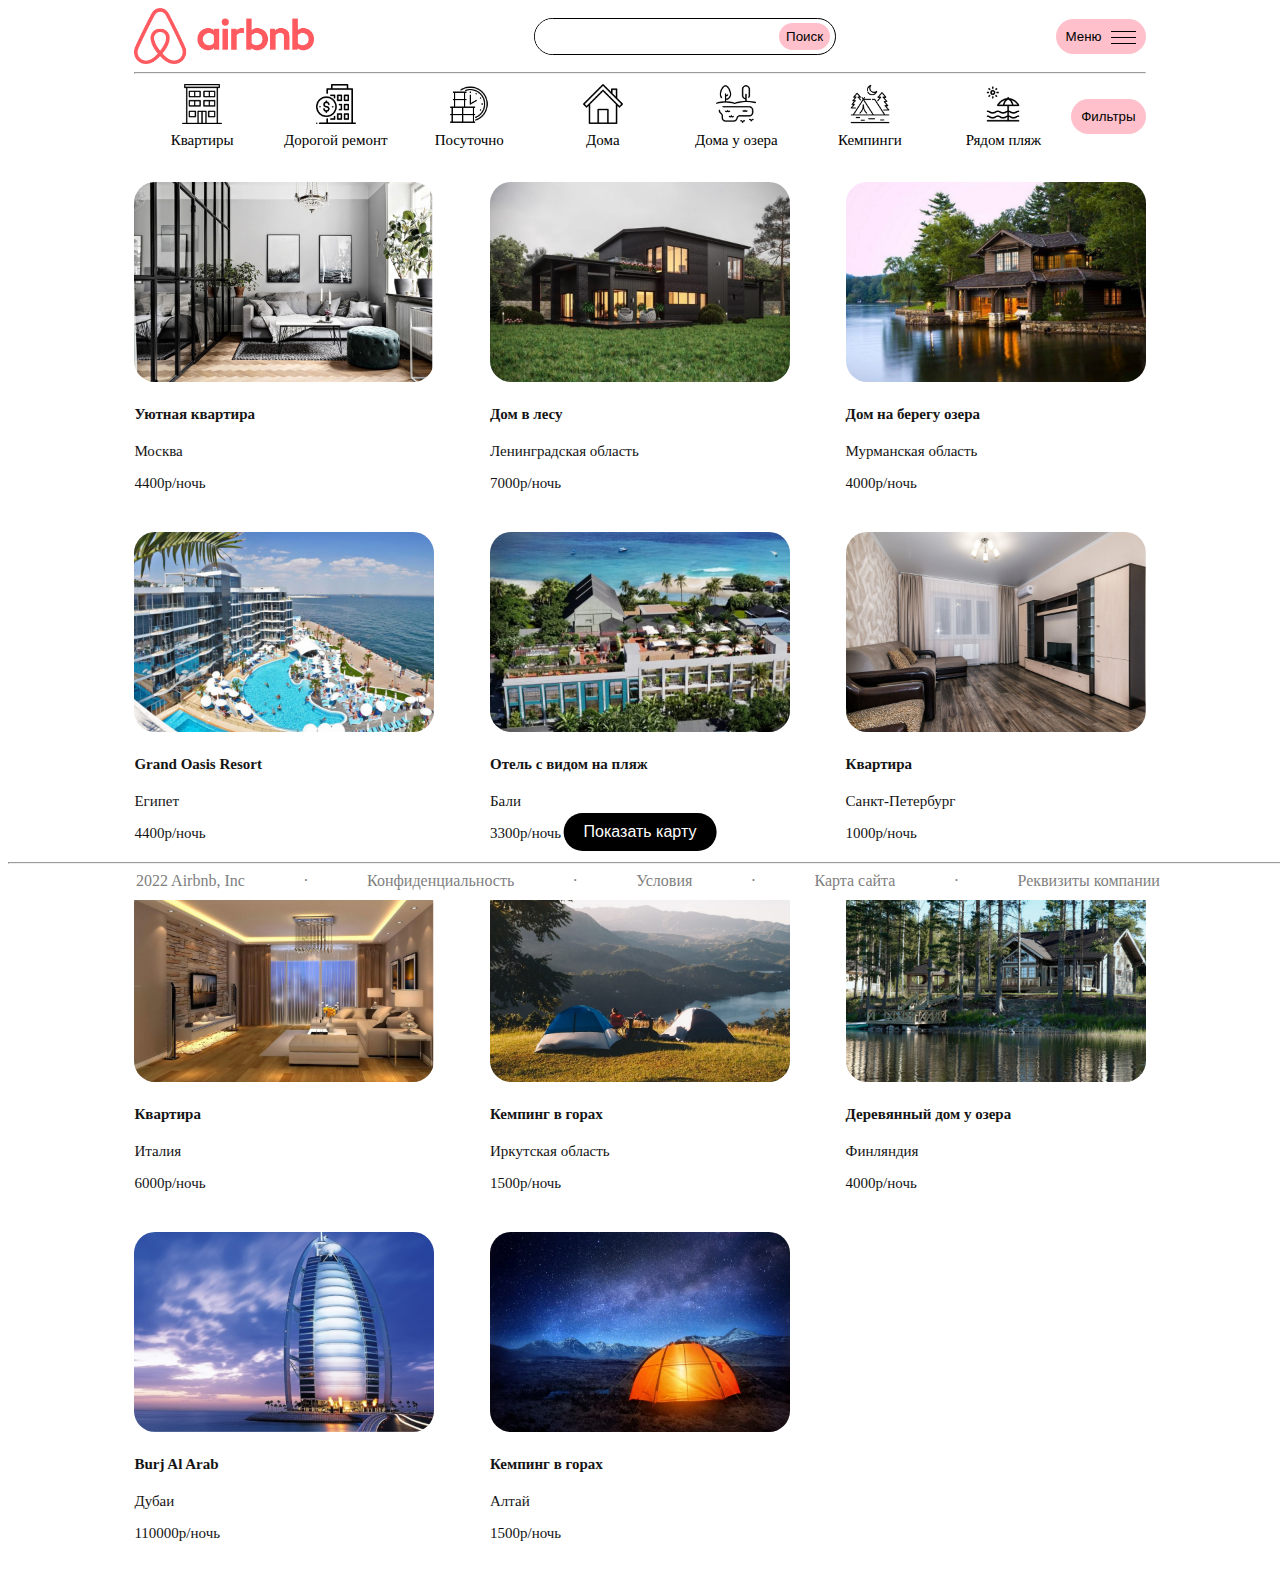
<file: index.html>
<!DOCTYPE html>
<html lang="en">
<head>
    <meta charset="UTF-8">
    <meta http-equiv="X-UA-Compatible" content="IE=edge">
    <meta name="viewport" content="width=device-width, initial-scale=1.0">
    <title>Margarita Alexeeva</title>
    <link href="style.css" rel="stylesheet"/>
    <link href="general-style.css" rel="stylesheet"/>
</head>
<body>
    <div class="container">

        <div class="top">
            <img width="180px" class="icon" alt="icon" src="icon.png"/>
            <div>
                <div class="search">
                    <input class="button-search" type="text" id="search"/>
                    <button class="btn-search">Поиск</button>
                </div>
            </div>
            
            <div class="dropdown">
                <div style="position: relative;">
                    <button class="menu">Меню</button>
                    <div class="burger-line first"></div>
                    <div class="burger-line second"></div>
                    <div class="burger-line third"></div>
                    <div class="burger-line fourth"></div>
                </div>

                <div class="submenu">
                    <button>Личный кабинет</button>
                    <button>Выйти</button>
                    <button>Помощь</button>
                </div> 
            </div>

        </div>

        <hr>

        <div class="table">

            <table class="top-table">
                <tr>
                    <td> <img width="40" src="general-table/flat.png"> </td>
                    <td> <img width="40" src="general-table/rich-flat.png"> </td>
                    <td> <img width="40" src="general-table/one-day.png"> </td>
                    <td> <img width="40" src="general-table/house.png"> </td>
                    <td> <img width="40" src="general-table/lake.png"> </td>
                    <td> <img width="40" src="general-table/camping.png"> </td>
                    <td> <img width="40" src="general-table/beach.png"> </td>
                </tr>
                <tr class="choice">
                    <td class="choice-text" data-id="flat">Квартиры</td>
                    <td class="choice-text" data-id="rich">Дорогой ремонт</td>
                    <td class="choice-text" data-id="one-time">Посуточно</td>
                    <td class="choice-text" data-id="house">Дома</td>
                    <td class="choice-text" data-id="house-near-lake">Дома у озера</td>
                    <td class="choice-text" data-id="kemp">Кемпинги</td>
                    <td class="choice-text" data-id="near-beach">Рядом пляж</td>
            
                </tr>

            </table>

            <button class="filter">Фильтры</button>
        </div>


        <button class="button-show-map">Показать карту</button>

        <div class="all-hotels">

            <div class="items flat rich one-time">
                <a href="hotel.html" target="_blank">
                    <div class="hotel">
                        <img class="photo" width="300" src="all-hotels/Group1.jpeg"/>
                        <h4 class="name-of-hotel">Уютная квартира</h4>
                        <p>Москва</p>
                        <p class="hotel-price">4400р/ночь</p>
                    </div>
                </a>
            </div>

            <div class="items rich one-time house">
                <a href="hotel.html" target="_blank">
                    <div class="hotel">
                        <img class="photo" width="300" src="all-hotels/Group2.jpeg"/>
                        <h4 class="name-of-hotel">Дом в лесу</h4>
                        <p>Ленинградская область</p>
                        <p class="hotel-price">7000р/ночь</p>
                    </div>
                </a>
            </div>

            <div class="items one-time house house-near-lake">
                <a href="hotel.html" target="_blank">
                    <div class="hotel">
                        <img class="photo" width="300" src="all-hotels/Group3.jpeg"/>
                        <h4 class="name-of-hotel">Дом на берегу озера</h4>
                        <p>Мурманская область</p>
                        <p class="hotel-price">4000р/ночь</p>
                    </div>
                </a>
            </div>

            <div class="items near-beach hostel">
                <a href="hotel.html" target="_blank">
                    <div class="hotel">
                        <img class="photo" width="300" src="all-hotels/Group4.jpeg"/>
                        <h4 class="name-of-hotel">Grand Oasis Resort</h4>
                        <p>Египет</p>
                        <p class="hotel-price">4400р/ночь</p>
                    </div>
                </a>
            </div>

            <div class="items near-beach hostel">
                <a href="hotel.html" target="_blank">
                    <div class="hotel">
                        <img class="photo" width="300" src="all-hotels/Group5.jpeg"/>
                        <h4 class="name-of-hotel">Отель с видом на пляж</h4>
                        <p>Бали</p>
                        <p class="hotel-price">3300р/ночь</p>
                    </div>
                </a>
            </div>

            <div class="items flat one-time">
                <a href="hotel.html" target="_blank">
                    <div class="hotel">
                        <img class="photo" width="300" src="all-hotels/Group6.jpeg"/>
                        <h4 class="name-of-hotel">Квартира</h4>
                        <p>Санкт-Петербург</p>
                        <p class="hotel-price">1000р/ночь</p>
                    </div>
                </a>
            </div>

            <div class="items flat rich one-time">
                <a href="hotel.html" target="_blank">
                    <div class="hotel">
                        <img class="photo" width="300" src="all-hotels/Group7.jpeg"/>
                        <h4 class="name-of-hotel">Квартира</h4>
                        <p>Италия</p>
                        <p class="hotel-price">6000р/ночь</p>
                    </div>
                </a>
            </div>

            <div class="items one-time kemp">
                <a href="hotel.html" target="_blank">
                    <div class="hotel">
                        <img class="photo" width="300" src="all-hotels/Group8.jpeg"/>
                        <h4 class="name-of-hotel">Кемпинг в горах</h4>
                        <p>Иркутская область</p>
                        <p class="hotel-price">1500р/ночь</p>
                    </div>
                </a>
            </div>

            <div class="items one-time house house-near-lake">
                <a href="hotel.html" target="_blank">
                    <div class="hotel">
                        <img class="photo" width="300" src="all-hotels/Group9.jpeg"/>
                        <h4 class="name-of-hotel">Деревянный дом у озера</h4>
                        <p>Финляндия</p>
                        <p class="hotel-price">4000р/ночь</p>
                    </div>
                </a>
            </div>

            <div class="items rich one-time near-beach hostel">
                <a href="hotel.html" target="_blank">
                    <div class="hotel">
                        <img class="photo" width="300" src="all-hotels/Group10.jpeg"/>
                        <h4 class="name-of-hotel">Burj Al Arab</h4>
                        <p>Дубаи</p>
                        <p class="hotel-price">110000р/ночь</p>
                    </div>
                </a>
            </div>

            <div class="items one-time kemp">
                <a href="hotel.html" target="_blank">
                    <div class="hotel">
                        <img class="photo" width="300" src="all-hotels/Group11.jpeg"/>
                        <h4 class="name-of-hotel">Кемпинг в горах</h4>
                        <p>Алтай</p>
                        <p class="hotel-price">1500р/ночь</p>
                    </div>
                </a>
            </div>

        
        </div>

        

 


    </div>

    <div class="footer">
        <hr/>
        <footer class="foot">
            <span>2022 Airbnb, Inc</span>
            <span>·</span>
            <a>Конфиденциальность</a>
            <span>·</span>
            <a>Условия</a>
            <span>·</span>
            <a>Карта сайта</a>
            <span>·</span>
            <a>Реквизиты компании</a>
        </footer>
    </div>


    <div class="popup">
        <div class="popup__container">
            <div class="button-close">
                <button class="button-close-popup">×</button>
            </div>
            <div class="popup__wrapper">
                <div id="blablabla">
                    <div>
                        <h3 id="min-max-price">Ценовой диапазон</h3>
                        <div>
                            <label>Минимальная цена за ночь:</label>
                            <input type="range" id="min-price" class="slider" name="min-ptice" min="0" max="10000">
                            <p><span id="demo1"></span> ₽ за ночь</p>
                        </div>
                        <div>
                            <label>Максимальная цена за ночь:</label>
                            <input type="range" id="max-price" class="slider" name="max-ptice" min="0" max="10000">
                            <p><span id="demo2"></span> ₽ за ночь</p>
                        </div>
                        <hr>
                        <h3 id="type-of-house">Тип жилья</h3>

                        <div>
                            <label>
                                <input type='checkbox' name="house-check" id="house-check">
                                <span></span>
                                Дом
                            </label>
                        </div>

                        <div>
                            <label>
                                <input type='checkbox' name="flat-check" id="flat-check">
                                <span></span>
                                Квартира
                            </label>
                        </div>

                        <div>
                            <label>
                                <input type='checkbox' name="hotel-check" id="hotel-check">
                                <span></span>
                                Отель
                            </label>
                        </div>

                        <div>
                            <label>
                                <input type='checkbox' name="hotel-check" id="kemp-check">
                                <span></span>
                                Палатка
                            </label>
                        </div>

                        <hr>
                        <h3>Комнаты и кровати</h3>
                        <div class="number-of-rooms">
                            <p>Комнаты</p>
                            <button class="button-selected not-selected-element">Неважно</button>
                            <button class="button-selected not-selected-element">1</button>
                            <button class="button-selected not-selected-element">2</button>
                            <button class="button-selected not-selected-element">3</button>
                            <button class="button-selected not-selected-element">4</button>
                            <button class="button-selected not-selected-element">5</button>
                        </div>
                        <div class="number-of-beds">
                            <p>Кровати</p>
                            <button class="button-selected not-selected-element">Неважно</button>
                            <button class="button-selected not-selected-element">1</button>
                            <button class="button-selected not-selected-element">2</button>
                            <button class="button-selected not-selected-element">3</button>
                            <button class="button-selected not-selected-element">4</button>
                            <button class="button-selected not-selected-element">5</button>
                        </div>

                        <hr>
                    
                        <a>        
                            <button class="search-hotels">Искать</button>
                        </a>
                    </div>
                </div>
            </div>
        </div>
    </div>


    




     


    
      <script src="code.js"></script>
      <script src="general-code.js"></script>
</body>
</html>
</file>
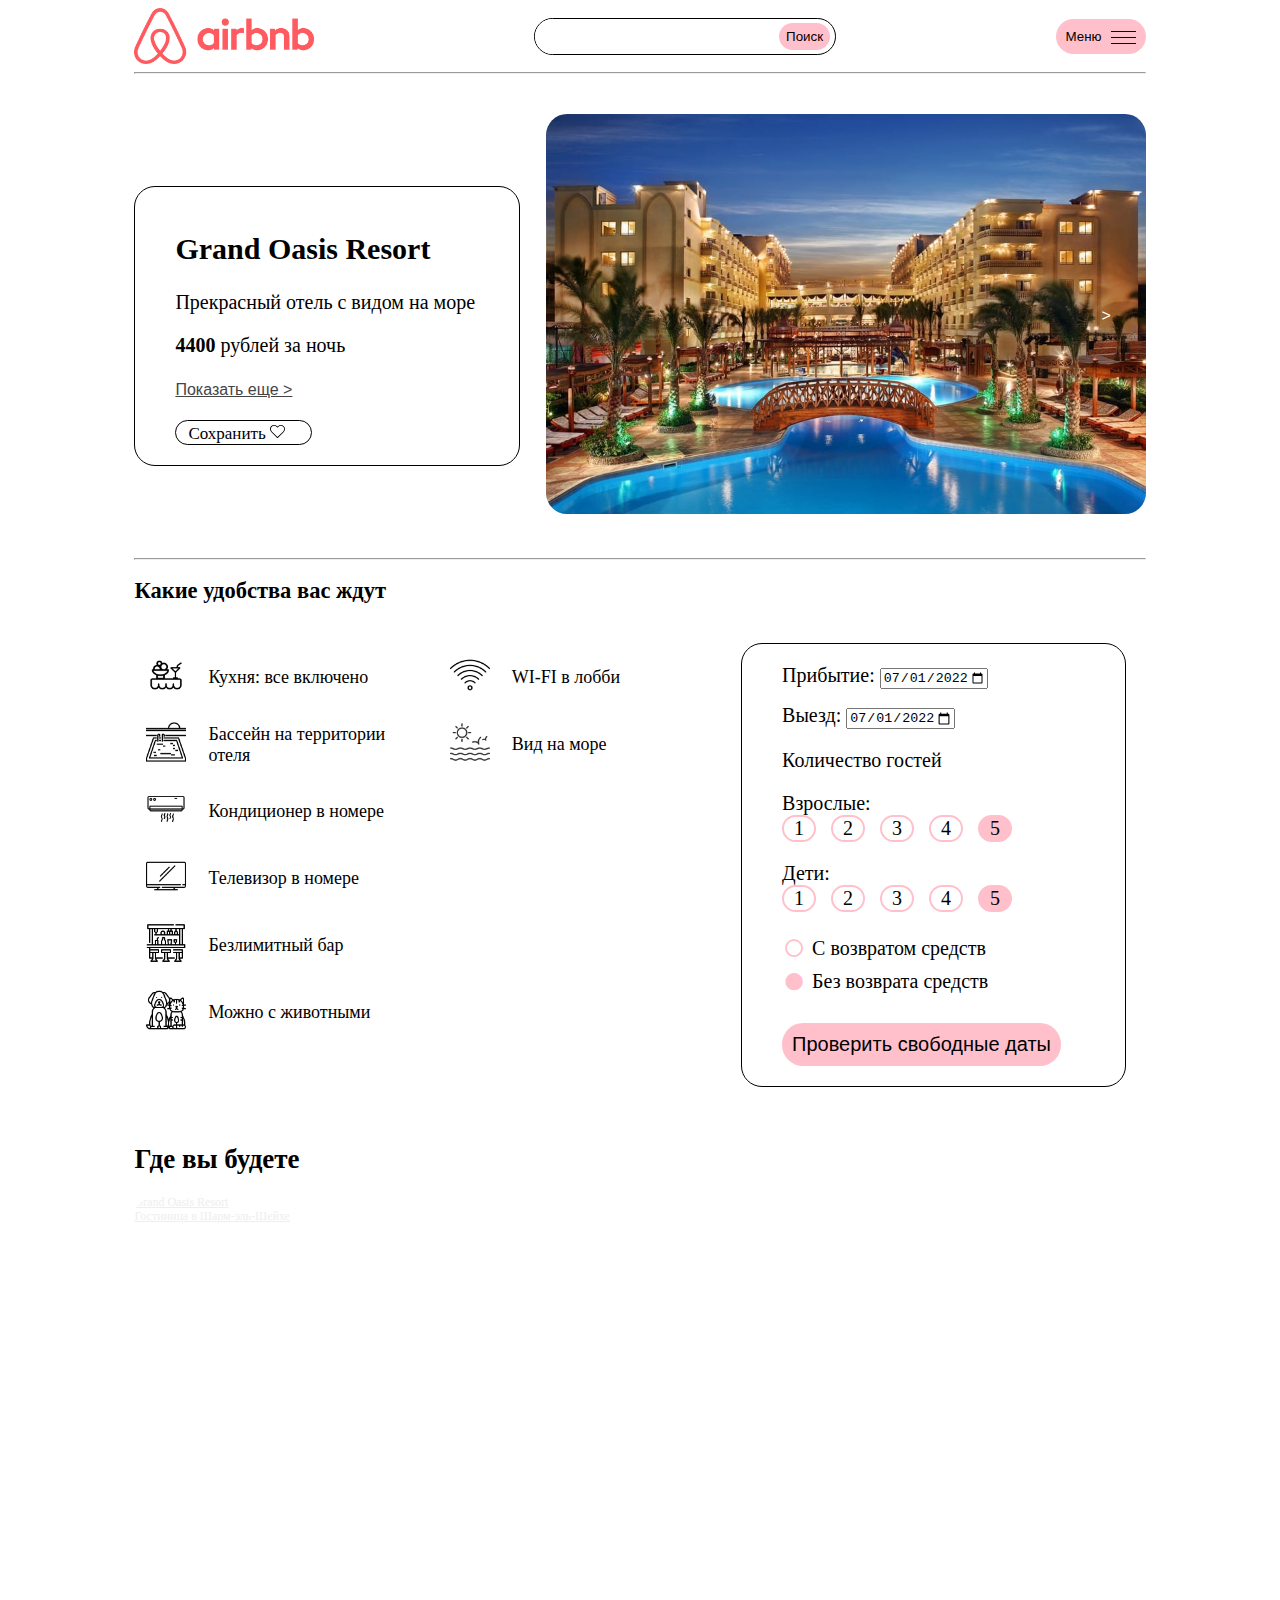
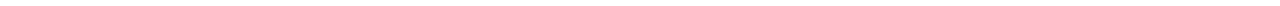
<file: hotel.html>
<!DOCTYPE html>
<html lang="en">
<head>
    <meta charset="UTF-8">
    <meta http-equiv="X-UA-Compatible" content="IE=edge">
    <meta name="viewport" content="width=device-width, initial-scale=1.0">
    <title>Hotel</title>
    <link href="general-style.css" rel="stylesheet"/>
    <link href="hotel-style.css" rel="stylesheet"/>
    
</head>
<body>
    <div class="container">
        <div class="top">
            <img width="180px" class="icon" alt="icon" src="icon.png"/>
            <div>
                <div class="search">
                    <input class="button-search" type="text" id="search"/>
                    <button class="btn-search">Поиск</button>
                </div>
            </div>
            
            <div class="dropdown">
                <div style="position: relative;">
                    <button class="menu">Меню</button>
                    <div class="burger-line first"></div>
                    <div class="burger-line second"></div>
                    <div class="burger-line third"></div>
                    <div class="burger-line fourth"></div>
                </div>

                <div class="submenu">
                    <button>Личный кабинет</button>
                    <button>Выйти</button>
                    <button>Помощь</button>
                </div> 
            </div>
        </div>

        <hr/>

        <div class="hotel-info">
            <div class="hotel-info-text">

                <div class="info-text">
                    <h2 class="hotel-name">Grand Oasis Resort</h2>
                    <p>Прекрасный отель с видом на море</p>
                    <p><strong>4400</strong> рублей за ночь</p>
                </div>

                <div class="container-accordion">
                    <button class="accordion">Показать еще > </button>
                    <div class="panel">
                        <p class="pane-text">Тут должен быть текст, но я его не придумала :) </p>
                    </div>
                </div>

                
                
                <div class="liked">
                    <input id="toggle-heart" type="checkbox">
                    <label for="toggle-heart" aria-label="like">Сохранить 
                        <svg version="1.1" id="heart" xmlns="http://www.w3.org/2000/svg" xmlns:xlink="http://www.w3.org/1999/xlink" x="0px" y="0px" viewBox="0 0 471.701 471.701" xml:space="preserve">
                            <path d="M433.601,67.001c-24.7-24.7-57.4-38.2-92.3-38.2s-67.7,13.6-92.4,38.3l-12.9,12.9l-13.1-13.1
                            c-24.7-24.7-57.6-38.4-92.5-38.4c-34.8,0-67.6,13.6-92.2,38.2c-24.7,24.7-38.3,57.5-38.2,92.4c0,34.9,13.7,67.6,38.4,92.3
                            l187.8,187.8c2.6,2.6,6.1,4,9.5,4c3.4,0,6.9-1.3,9.5-3.9l188.2-187.5c24.7-24.7,38.3-57.5,38.3-92.4
                            C471.801,124.501,458.301,91.701,433.601,67.001z M414.401,232.701l-178.7,178l-178.3-178.3c-19.6-19.6-30.4-45.6-30.4-73.3
                            s10.7-53.7,30.3-73.2c19.5-19.5,45.5-30.3,73.1-30.3c27.7,0,53.8,10.8,73.4,30.4l22.6,22.6c5.3,5.3,13.8,5.3,19.1,0l22.4-22.4
                            c19.6-19.6,45.7-30.4,73.3-30.4c27.6,0,53.6,10.8,73.2,30.3c19.6,19.6,30.3,45.6,30.3,73.3
                            C444.801,187.101,434.001,213.101,414.401,232.701z"/>
                        </svg>
                    </label>
                </div>
                

            </div>

            <div class="container-photo">
                <div id="pics">
                    <img class="hotel-img" width="600px" src="hotel-photo/отель1.jpeg"/>
                </div>
                <button id="next-photo" сlass="btn"> > </button>
            </div>

        </div>

        <hr/>

        <h2>Какие удобства вас ждут</h2>

        <div class="body-hotel">

            <div class="card">
                <table class="table-card">
                    <tr>
                        <td><img width="40" src="table/food.png"></td>
                        <td>Кухня: все включено</td>
                   </tr>
                    <tr>
                        <td><img width="40" src="table/swimming-pool.png"></td>
                        <td>Бассейн на территории отеля</td>
                    </tr>
    
                    <tr>
                        <td><img width="40" src="table/conditioner.png"></td>
                        <td>Кондиционер в номере</td>
                    </tr>
    
                    <tr>
                        <td><img width="40" src="table/tv.png"></td>
                        <td>Телевизор в номере</td>
                    </tr>
    
                    <tr>
                        <td><img width="40" src="table/bar.png"></td>
                        <td>Безлимитный бар</td>
                    </tr>
    
                    <tr>
                        <td><img width="40" src="table/pets.png"></td>
                        <td>Можно с животными</td>
                    </tr>
    
                </table>
            </div>

            <div class="card2">
                <table class="table-card-2">
                    <tr>
                        <td><img width="40" src="table/wi-fi.png"></td>
                        <td>WI-FI в лобби</td>
                   </tr>
                    <tr>
                        <td><img width="40" src="table/sea.png"></td>
                        <td>Вид на море</td>
                    </tr>
    
                </table>
            </div>
    
            <div class="form">
                <div class="form-data">
                    <div class="data-start">
                        <label class="label-start" for="start">Прибытие:</label>
                        <input class="input-start" type="date" id="start" name="trip-start" value="2022-07-01" min="2022-09-01" max="2024-09-01">
                    </div>
                   
                    <div class="data-end">
                        <label class="label-end" for="end">Выезд:</label>
                        <input class="input-end" type="date" id="end" name="trip-end" value="2022-07-01" min="2022-09-01" max="2024-09-01">
                    </div>
                </div>
        
                <div class="amout-people">
                    <p class="p-amount">Количество гостей</p>
                    <div class="number-of-people">
                        <p class="p-amount">Взрослые:</p>
                        <div class="form_radio-1">
                            <input id="radio-1-1" type="radio" name="radio1" value="1.1" checked>
                            <label for="radio-1-1">1</label>
                        </div>
                        <div class="form_radio-1">
                            <input id="radio-2-1" type="radio" name="radio1" value="2.1" checked>
                            <label for="radio-2-1">2</label>
                        </div>
                        <div class="form_radio-1">
                            <input id="radio-3-1" type="radio" name="radio1" value="3.1" checked>
                            <label for="radio-3-1">3</label>
                        </div>
                        <div class="form_radio-1">
                            <input id="radio-4-1" type="radio" name="radio1" value="4.1" checked>
                            <label for="radio-4-1">4</label>
                        </div>
                        <div class="form_radio-1">
                            <input id="radio-5-1" type="radio" name="radio1" value="5.1" checked>
                            <label for="radio-5-1">5</label>
                        </div>
                    </div>
         
                    <div class="number-of-childs">
                        <p class="p-amount">Дети:</p>
                        <div class="form_radio-2">
                            <input id="radio-1-2" type="radio" name="radio2" value="1.2" checked>
                            <label for="radio-1-2">1</label>
                        </div>
                        <div class="form_radio-2">
                            <input id="radio-2-2" type="radio" name="radio2" value="2.2" checked>
                            <label for="radio-2-2">2</label>
                        </div>
                        <div class="form_radio-2">
                            <input id="radio-3-2" type="radio" name="radio2" value="3.2" checked>
                            <label for="radio-3-2">3</label>
                        </div>
                        <div class="form_radio-2">
                            <input id="radio-4-2" type="radio" name="radio2" value="4.2" checked>
                            <label for="radio-4-2">4</label>
                        </div>
                        <div class="form_radio-2">
                            <input id="radio-5-2" type="radio" name="radio2" value="5.2" checked>
                            <label for="radio-5-2">5</label>
                        </div>
                    </div>

                </div>

                <div>
                    <div class="form_radio-3">
                        <input id="radio-2-3" type="radio" name="radio3" value="1.3" checked>
                        <label for="radio-2-3">С возвратом средств</label>
                    </div>
                    <div class="form_radio-3">
                        <input id="radio-3-3" type="radio" name="radio3" value="2.3" checked>
                        <label for="radio-3-3">Без возврата средств</label>
                    </div>
                </div>
        
                <div class="check-button">
                    <button class="check-data">Проверить свободные даты</button>
                </div>    
            </div>
        </div>

        
        <br/>
        <br/>

        <div class="map-container">
            <h2>Где вы будете</h2>

            <div class="map" style="position:relative;overflow:hidden;">
                <a href="https://yandex.ru/maps/org/grand_oasis_resort/32286973783/?utm_medium=mapframe&utm_source=maps" 
                style="color:#eee;font-size:12px;position:absolute;top:0px;">Grand Oasis Resort</a>
                <a href="https://yandex.ru/maps/11487/sharm-el-sheikh/category/hotel/184106414/?utm_medium=mapframe&utm_source=maps" 
                style="color:#eee;font-size:12px;position:absolute;top:14px;">Гостиница в Шарм‑эль‑Шейхе</a>
                <iframe src="https://yandex.ru/map-widget/v1/-/CCURvOetGD" 
                width="100%" height="400px" frameborder="0" allowfullscreen="true" 
                style="position:relative;"></iframe>
            </div>
        </div>

        



    </div>



    <script src="hotel-code.js"></script>
    <script src="general-code.js"></script>

</body>
</html>
</file>
<file: style.css>
/* таблица под верушкой с выбором */

.table {
    display: flex;
    justify-content: space-between;
    align-items: center;
    margin-bottom: 30px;
}

@media (max-width: 700px) {

    .table {
        justify-content: center;
        flex-wrap: wrap;
        font-size: 10px;
    }

    .top-table img {
        width: 30px;
    }

}

@media (max-width: 320px) {

    .table {
        justify-content: center;
        flex-wrap: wrap;
        font-size: 8px;
    }

    .top-table img {
        width: 25px;
    }

}

/* кнопка фильтра */

.filter {
    cursor: pointer;
    border-radius: 21px;
    border: 0;
    background: pink;
    transition-duration: 0.4s;
}

@media(max-width: 700px) {
    .filter {
        margin-top: 20px;
    }
}


/* настройка таблицы */


.top-table {
    justify-content: space-between;
    width: 100%;
    text-align: center;
    margin-left: 0;
    table-layout: fixed;
}

.choice-text {
    position: relative;
}

.choice td:hover {
    cursor: pointer;
}

.choice-text::after {
    position: absolute;
    left: 25%;
    width: 0;
    bottom: -7px;
    content: "";
    height: 2px;
    display: block;
    background-color: black;
    color: black;
    transition: width 0.3s ease-in;

}

.choice-text:hover::after {
    width: 50%;
}

/* настройка футера */

.footer {
    width: 100%;
    position: fixed;
    bottom: 0px;
    color: grey; 
    background: white;
}

@media(max-width: 700px) {
    .footer {
        font-size: 10px;
        text-align: center;
    }
    

}

.footer a:hover {
    text-decoration: underline;
    cursor: pointer;
}

.foot {
    max-width: 80%;
    display: flex;
    justify-content: space-between;
    align-items: center;
    margin: auto;
    padding-bottom: 10px;
}

@media (max-width: 700px) {
    .foot {
        display: block;
    }
}

/* тело странички с отелями */

.all-hotels {
    display: grid;
    grid-template-columns: repeat(auto-fill, 300px);
    justify-content: space-between;
    
}

@media(max-width: 700px) {
    .all-hotels {
        display: block;
        margin: auto;
        text-align: center;
    }
}


.photo {
    border-radius: 21px;
}

.photo:hover {
    box-shadow: 0 4px 4px 0 rgba(0,0,0,0.24), 0 17px 50px 0 rgba(0,0,0,0.19);
    cursor: pointer;

}

.hotel {
    margin-bottom: 40px;
}

.hotel:hover {
    cursor: pointer;
}

.all-hotels h4:hover {
    text-decoration: underline;
}

.all-hotels a {
    color:rgb(20, 20, 20);
    text-decoration: none;
}

@media(max-width: 320px) {
    .all-hotels img {
        width: 250px;
    }
}


/*окно фильтра*/


#blablabla {
    display: none;
    
    animation-duration: 1.5s;
    animation-fill-mode: both;
    animation-name: fadeIn;
}
  
#blablabla.open {
    display: block;
}
  
.popup {
    position: fixed;
    width: 100%;
    height: 100%;
    top: 0;
    left: 0;
    background: rgba(17, 17, 17, 0.5);
    transition: all 0.5s ease;
    display: none;
    font-size: 16px;
    z-index: 2;
}
  
.popup_open {
    display: block;
}
  
.popup__container {
    overflow-y: scroll;
    overflow-x: scroll;
    position: absolute;
    top: 50%;
    left: 50%;
    transform: translate(-50%, -50%);
    background: #fff;
    border-radius: 10px;
    max-width: 588px;
    max-height: 800px;
    width: 100%;
    border: none;
}

@media(max-width: 800px) {
    .popup__container {
        max-width: 350px;
        max-height: 550px;
    }
}

@media(max-width: 320px) {
    .popup__container {
        max-width: 250px;
        max-height: 500px;
    }
}

@media(max-height: 600px) {
    .popup__container {
        max-width: 400px;
        max-height: 500px;
    }
}
  
.popup__wrapper {
    padding: 40px;
}
  
@keyframes fadeIn {
    from {
      opacity: 0;
    }
    to {
      opacity: 1;
    }
}

#min-max-price {
    margin-top: 0px;
}

#type-of-house {
    margin-top: 0px;
}

.popup hr {
    margin-bottom: 20px;
}

.number-of-rooms button {
    cursor: pointer;
    border: 1px solid pink;
    border-radius: 21px;
    transition-duration: 0.4s;
}

.number-of-rooms button:active {
    background: pink;
}

.number-of-beds button {
    cursor: pointer;
    border: 1px solid pink;
    border-radius: 21px;
    transition-duration: 0.4s;
}

.number-of-beds button:active {
    background: pink;
}

.search-hotels {
    background: pink;
    border: 1px solid pink;
    border-radius: 21px;
    font-size: 17px;
}

.selected-element {
    background: pink;
}

.not-selected-element {
    background: white;
}

.slider {
    display: inline;
    -webkit-appearance:unset;
    height: 10px;
    background: linear-gradient(rgb(253, 223, 228), pink) fixed;
    outline: none;
    -webkit-transition: .2s;
    transition: opacity .2s;
    width: 60%;
    border-radius: 21px;
}

.slider::-webkit-slider-thumb {
    -webkit-appearance: none;
    appearance: none;
    width: 20px;
    height: 20px;
    border-radius: 21px;
    background: linear-gradient(rgb(255, 209, 217), rgb(255, 174, 187)) fixed;
    cursor: pointer;
}



 /* изменяет стиль чек бокса */

label input {
    display: none;
}

label span {
    height: 12px;
    width: 12px;
    border: 1px solid black;
    display: inline-block;
    position: relative;
    background-color:white;
    border-radius: 3px;
    padding:3px;
}

[type=checkbox]:checked + span:before {
    content: '\2714';
    position: absolute;
    top: -2px;
    left: 0;
    font-size:20px;
    color:pink;
}

@media(max-width:500px) {
    [type=checkbox]:checked + span:before {
        content: '\2714';
        position: absolute;
        top: 0px;
        left: 0;
        font-size:13px;
        color:pink;
    }
}

.selected-element:hover {
    opacity: 0.9;
    background-color: pink;
    border: 1.5px solid pink;
    color: black;
    box-shadow: 0 4px 4px 0 rgba(0,0,0,0.24), 0 17px 50px 0 rgba(0,0,0,0.19);
}

.button-close-popup {
    position: absolute;
    top: 20px;
    right: 20px;
    background: pink;
    border: 0;
    border-radius: 21px;
    font-size: 25px;
    padding: 3px 10px;
    cursor: pointer;
}

@media(max-width: 700px) {
    #next-photo {
        right: 1px;
    }
}
</file>
<file: general-style.css>
/* весь сайт */

.container {
    max-width: 80%;
    margin: auto;
    font-size: 15px;
}

@media(max-width: 800px) {
    .container {
        max-width: 90%;
    }
}

@media(max-width: 320px) {
    .container {
        max-width: 100%;
    }
}

/* настройка всех кнопок на сайте */

button:hover {
    opacity: 0.9;
    background-color: rgb(255, 255, 255);
    border: 1.5px solid pink;
    color: black;
    box-shadow: 0 4px 4px 0 rgba(0,0,0,0.24), 0 17px 50px 0 rgba(0,0,0,0.19);
}

button {
    padding: 10px 10px 10px 10px;
    color: black;
}

/* верхушка сайта (с поиском) */

.top {
    margin: auto;
    width: 100%;
    position: relative;
    display: flex;
    justify-content: space-between;
    align-items: center;
    flex-wrap: wrap;

}

/* кнопка меню */

.menu {
    width: 100%;
    cursor: pointer;
    border-radius: 21px;
    border: 0;
    background: pink;
    transition-duration: 0.4s;
    text-align: left;
    margin: 0px;
}

@media(max-width: 550px) {
    .menu {
        width: 100%;
        margin: 0px;
    }

    .top img {
        display: none;
    }
}

/* настройка поля поиска */

.search {
    width: 300px;
    border: 1px solid #000;
    min-height: 20px;
    border-radius: 21px;
    position: relative;
}

@media(max-width: 800px) {
    .search {
        width: 210px;
        margin: 20px 0px 20px 0px;
    }
}

@media(max-width: 320px) {
    .search {
        width: 180px;
        margin: 20px 0px 20px 0px;
    }
}



input[type="text"] {
    border: none;
    outline: none;
    width: 240px;
    border-radius: 21px;
    top: 50%;
    justify-self: center;
    padding: 10px 0px 10px 10px
}

@media (max-width: 800px) {
    input[type="text"] {
        width: 200px;
    }
}

@media (max-width: 320px) {
    input[type="text"] {
        width:100px;
    }
}


.btn-search {
    border: none;
    cursor: pointer;
    border-radius: 21px;
    justify-self: center;
    padding: 6px 7px 6px 7px;
    background: pink;
    color: black;
    transition-duration: 0.4s;
    position: absolute;
    right: 5px;
    top: 4px
} 

input[type="text"]:active {
    opacity: 0.9;
    background-color: rgb(255, 255, 255);
    border: 1.5px solid pink;
    color: black;
}

/* кнопка покажите карту */

.button-show-map {
    position: fixed;
    background: black;
    color: white;
    cursor: pointer;
    border-radius: 21px;
    border: none;
    left: 50%;
    transform: translate(-50%, -50%);
    bottom: 30px;
    transition-duration: 0.4s;
    padding: 10px 20px 10px 20px;
    font-size: 16px;
}

/* настройка выпадающего меню */

/* .dpopdown {
    position: relative;
    display: inline-block;
} */

.dropdown {
    width: 90px;
}

@media(max-width: 320px) {
    .dropdown {
        width: 75px;
    }

}

.burger-line {
    position: absolute;
    top: 12px;
    right: 10px;
    width: 25px;
    height: 1px;
    background: black;
    transition: 0.5s all;
}

@media(max-width: 320px) {
    .burger-line {
        width: 15px;
    }

}

.second {
    top: 18px;
}

.third {
    top: 18px;
}

.fourth {
    top: 24px;
}


.submenu {
    right: 0%;
    position: absolute;
    background-color: #ffffff;
    min-width: 160px;
    z-index: 1;
    margin-top: 1px;
    display: none;
    font-size: 0;

    /* max-height: 0;
    overflow: hidden;
    transition: 0.5s max-height; */
}

@media (max-width: 800px) {
    .submenu {
        left: 0px;
    }
}

.submenu button {
    width: 100%;
    color: black;
    padding: 12px 16px;
    text-decoration: none;
    display: block;
    background: white;
    border: 1px solid pink;
}


/* .submenu button:hover {
    background-color: rgb(255, 255, 255);
} */

/* .dropdown .submenu {
    max-height: 150px;
    font-size: 16px;
} */

/* .dropdown:hover .first {
    display: none;
}

.dropdown:hover .second {
    transform: rotate(45deg);
}

.dropdown:hover .third {
    transform: rotate(-45deg);
}

.dropdown:hover .fourth {
    display: none;
} */

/* .dropdown:hover .menu { 
    opacity: 0.9;
    background-color: rgb(255, 255, 255);
    border: 1.5px solid pink;
    color: black;
}*/





/* для кода */

.hide {
    display: none;
}

.open-menu {
    display: block;
}
</file>
<file: hotel-style.css>
/* табличка с удобствами отеля */

.table {
    display: flex;
    justify-content: space-between;
    align-items: center;
    margin-bottom: 30px;
}

@media (max-width: 850px) {
    .table {
        display: block;
        font-size: 10px;
    }

    .top-table img {
        width: 30px;
    }

    .filter {
        margin-top: 20px;
    }

    .all-hotels {
        margin-left: 20px;
    }

    .button-show-map {
        left: 30%;
    }
}


.hotel-info {
    margin-top: 40px;
    margin-bottom: 40px;
    display: flex;
    justify-content: space-between;
    align-items: center;
    flex-wrap: wrap;
    position: relative;
}

.hotel-img {
    border-radius: 21px;
}

@media(max-width: 1100px) {
    .hotel-img {
        width: 100%;
    }
}

.hotel-info .hotel-img:hover {
    box-shadow: 0 4px 4px 0 rgba(0,0,0,0.24), 0 17px 50px 0 rgba(0,0,0,0.19);
}


#toggle-heart {
    z-index: -1;
    opacity: 0;
    margin: -3px;
}

[for='toggle-heart'] {
    color: rgb(0, 0, 0);
    font-size: 17px;
    cursor: pointer;
    transition: color 0.3s ease-in;
}

#toggle-heart:checked + label {
    color: red;
    fill: red;
}

svg {
    transition: fill 0.3s ease-in;
}

.hotel-info-text {
    width: 30%;
    border: 1px solid black;
    border-radius: 21px;
    margin-top: 20px;
    display: flex;
    flex-direction: column;
    justify-content: space-between;
    font-size: 20px;
    padding: 20px 40px; 
}

@media(max-width: 1100px) {
    .hotel-info-text {
        width: 100%;
        margin: 0px 0px 20px 0px;
    }
}

.liked {
    width: 135px;
    border: 1px solid #000;
    min-height: 20px;
    border-radius: 21px;
    margin-top: 20px;
}

.liked svg {
    width: 15px;
}

.card {
    font-size: 18px;
    width: 30%;
    margin-top: 20px;
}

@media(max-width: 1100px) {
    .card {
        width: 50%;
    }

}

.card2 {
    font-size: 18px;
    width: 30%;
    margin-top: 20px;
}



@media(max-width: 850px) {
    .table-card {
        font-size: 13px;
    }

    .table-card-2 {
        font-size: 13px;
    }

    .table-card img {
        width: 20px;
    }

    .table-card-2 img {
        width: 20px;
    }

    .card2 {
        width: 50%;
    }
}

.table-card-2 td {
    padding: 10px;
}

.table-card td {
    padding: 10px;
}

.card h2 {
    padding-left: 10px;
}

.data-start {
    margin-bottom: 15px;
}

.label-amount {
    display: block;
}

.check-data {
    cursor: pointer;
    border-radius: 21px;
    border: 0;
    margin: 0px;
    margin-top: 20px;
    background: pink;
    transition-duration: 0.4s;
    padding: 10px 10px 10px 10px;
    font-size: 20px;

    position: relative;
}

.check-data:hover {
    opacity: 0.9;
    background-color: rgb(255, 255, 255);
    border: 1.5px solid pink;
    color: black;
    box-shadow: 0 4px 4px 0 rgba(0,0,0,0.24), 0 17px 50px 0 rgba(0,0,0,0.19);
}

.form {
    width: 30%;
    border: 1px solid black;
    border-radius: 21px;
    margin-top: 20px;
    display: flex;
    flex-direction: column;
    justify-content: space-between;
    font-size: 20px;
    padding: 20px 40px;
}

@media(max-width: 1100px) {
    .form {
        width: 50%;
        margin: auto;
    }
}

@media(max-width: 450px) {
    .form {
        width: 100%;
        margin: auto;
    }
}

.body-hotel {
    display: flex;
    flex-wrap: wrap;
}



/* кнопка на фотке */

.container-photo {
    position: relative;
}

.container-photo button {
    position: absolute;
    top: 50%;
    right: 10px;
    transform: translate(-50%, -50%);
    -ms-transform: translate(-50%, -50%);
    background: transparent;
    color: white;
    font-size: 16px;
    padding: 5px 10px;
    border: none;
    cursor: pointer;
    border-radius: 21px;
}

.container-photo button:hover {
    opacity: 0.9;
    background-color: rgb(255, 255, 255);
    border: 1.5px solid pink;
    color: black;
    box-shadow: 0 4px 4px 0 rgba(0,0,0,0.24), 0 17px 50px 0 rgba(0,0,0,0.19);
}

/* настройка карты */

.map {
    border-radius: 21px;
 
}

@media(max-width: 700px) {
    .map {
        height: 300px;
    }
}

.map-container {
    font-size: 18px;
}

.map-container h2 {
    margin-bottom: 20px;
}

/* выпадающий текст */

.accordion {
    background: white;
    color: #444;
    cursor: pointer;
    border: none;
    text-align: left;
    outline: none;
    font-size: 16px;
    transition: 0.4s;
    text-decoration: underline;
    padding: 0px;
}
  
.active, .accordion:hover {
    background-color: rgb(255, 255, 255);
    text-decoration: none;
  }
  
.panel {
    max-height: 0;
    overflow: hidden;
    transition: max-height 0.2s ease-out;
}

/* текст "количество гостей" */

.p-amount {
    margin-bottom: 0px;
}

.amout-people {
    margin-bottom: 25px;
}

 /* настройка первых радио боксов */

.form_radio-1 {
	display: inline-block;
	margin-right: 10px;
}
.form_radio-1 input[type=radio] {
	display: none;
}
.form_radio-1 label {
	display: inline-block;
	cursor: pointer;
	padding: 0px 10px;
	border: 2px solid pink;
	border-radius: 15px;
	user-select: none;
}
 
.form_radio-1 input[type=radio]:checked + label {
	background: pink;
}

.form_radio-1 label:hover {
	box-shadow: 0 4px 4px 0 rgba(0,0,0,0.24), 0 17px 50px 0 rgba(0,0,0,0.19);
}
 

/* настройка вторых радио боксов */

.form_radio-2 {
	display: inline-block;
	margin-right: 10px;
}
.form_radio-2 input[type=radio] {
	display: none;
}
.form_radio-2 label {
	display: inline-block;
	cursor: pointer;
	padding: 0px 10px;
	border: 2px solid pink;
	border-radius: 15px;
	user-select: none;
}
 
.form_radio-2 input[type=radio]:checked + label {
	background: pink;
}

.form_radio-2 label:hover {
	box-shadow: 0 4px 4px 0 rgba(0,0,0,0.24), 0 17px 50px 0 rgba(0,0,0,0.19);
}

/* третий блок радио боксов */

.form_radio-3 {
	margin-bottom: 10px;
}
.form_radio-3 input[type=radio] {
	display: none;
}
.form_radio-3 label {
	display: inline-block;
	cursor: pointer;
	position: relative;
	padding-left: 30px;
	margin-right: 0;
	line-height: 18px;
	user-select: none;
}
.form_radio-3 label:before {
	content: "\25CB";
    font-size: 40px;
	display: inline-block;
	position: absolute;
	left: 0;
	bottom: 1px;
    color: pink;
}
 
/* нажатие на третий блок радио боксов */
.form_radio-3 input[type=radio]:checked + label:before {
    content: "\25CF";
    color: pink;
}
</file>
